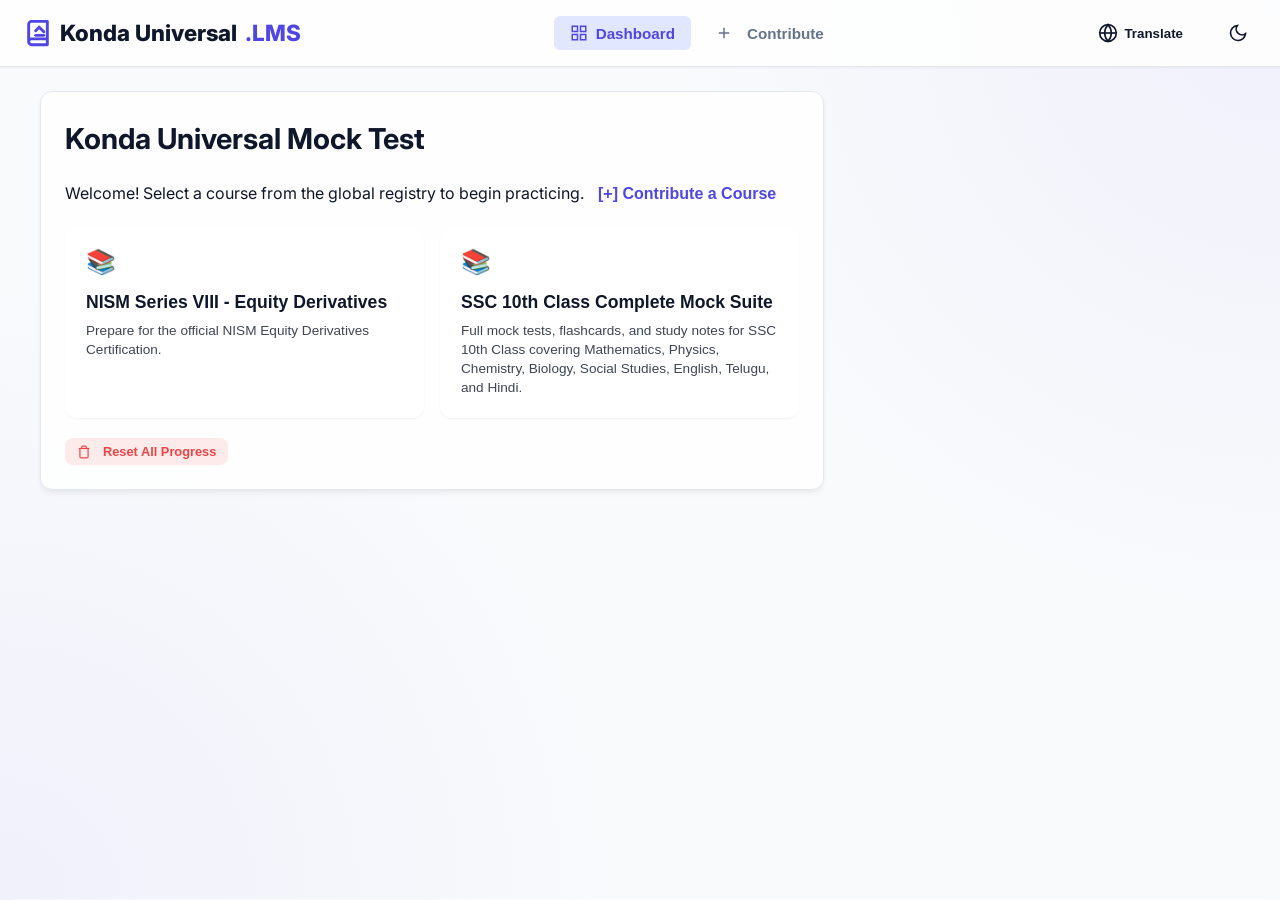
<file: index.html>
<!DOCTYPE html>
<html lang="en">
<head>
<meta charset="UTF-8">
<meta name="viewport" content="width=device-width, initial-scale=1.0">
<title>Konda Universal Mock Test</title>
<link href="https://fonts.googleapis.com/css2?family=Inter:wght@400;600;700;800&display=swap" rel="stylesheet">
<link rel="stylesheet" href="css/style.min.css?v=5">
</head>
<body>

<div class="navbar">
  <a href="#" class="navbar-brand" onclick="switchTab('dashboard')">
    <svg width="28" height="28" viewBox="0 0 24 24" fill="none" stroke="var(--primary)" stroke-width="2.5" stroke-linecap="round" stroke-linejoin="round">
      <path d="M4 19.5v-15A2.5 2.5 0 0 1 6.5 2H20v20H6.5a2.5 2.5 0 0 1 0-5H20"></path>
      <polyline points="10 10 13 7 17 11"></polyline>
      <line x1="10" y1="14" x2="17" y2="14"></line>
    </svg>
    Konda Universal<span>.LMS</span>
  </a>
  
  <div class="tabs-container">
    <button class="tab-btn active" id="tab-dashboard" onclick="switchTab('dashboard')">
      <svg width="18" height="18" viewBox="0 0 24 24" fill="none" stroke="currentColor" stroke-width="2"><rect x="3" y="3" width="7" height="7"></rect><rect x="14" y="3" width="7" height="7"></rect><rect x="14" y="14" width="7" height="7"></rect><rect x="3" y="14" width="7" height="7"></rect></svg>
      Dashboard
    </button>
    <button class="tab-btn" id="tab-simulator" onclick="switchTab('simulator')" style="display:none;">
      <svg width="18" height="18" viewBox="0 0 24 24" fill="none" stroke="currentColor" stroke-width="2"><path d="M22 11.08V12a10 10 0 1 1-5.93-9.14"></path><polyline points="22 4 12 14.01 9 11.01"></polyline></svg>
      Mock Test
    </button>
    <button class="tab-btn" id="tab-notes" onclick="switchTab('notes')" style="display:none;">
      <svg width="18" height="18" viewBox="0 0 24 24" fill="none" stroke="currentColor" stroke-width="2"><path d="M14 2H6a2 2 0 0 0-2 2v16a2 2 0 0 0 2 2h12a2 2 0 0 0 2-2V8z"></path><polyline points="14 2 14 8 20 8"></polyline><line x1="16" y1="13" x2="8" y2="13"></line><line x1="16" y1="17" x2="8" y2="17"></line><polyline points="10 9 9 9 8 9"></polyline></svg>
      Study Notes
    </button>
    <button class="tab-btn" id="tab-flashcards" onclick="switchTab('flashcards')" style="display:none;">
      <svg width="18" height="18" viewBox="0 0 24 24" fill="none" stroke="currentColor" stroke-width="2"><rect x="3" y="3" width="18" height="18" rx="2" ry="2"></rect><line x1="3" y1="9" x2="21" y2="9"></line><line x1="9" y1="21" x2="9" y2="9"></line></svg>
      Flashcards
    </button>
    <button class="tab-btn" id="tab-analytics" onclick="switchTab('analytics')" style="display:none;">
      <svg width="18" height="18" viewBox="0 0 24 24" fill="none" stroke="currentColor" stroke-width="2"><line x1="18" y1="20" x2="18" y2="10"></line><line x1="12" y1="20" x2="12" y2="4"></line><line x1="6" y1="20" x2="6" y2="14"></line></svg>
      Analytics
    </button>
    <button class="tab-btn" id="tab-contribute" onclick="switchTab('contribute')">
      <svg width="18" height="18" viewBox="0 0 24 24" fill="none" stroke="currentColor" stroke-width="2" style="margin-right: 6px;"><path d="M12 5v14M5 12h14"></path></svg>
      Contribute
    </button>
  </div>

  <div class="nav-controls">
    <div class="custom-translate-wrapper">
      <button id="translateBtn" class="nav-btn" onclick="toggleTranslateDropdown()" aria-label="Translate Language">
        <svg width="20" height="20" viewBox="0 0 24 24" fill="none" stroke="currentColor" stroke-width="2" style="margin-right: 6px;"><circle cx="12" cy="12" r="10"></circle><line x1="2" y1="12" x2="22" y2="12"></line><path d="M12 2a15.3 15.3 0 0 1 4 10 15.3 15.3 0 0 1-4 10 15.3 15.3 0 0 1-4-10 15.3 15.3 0 0 1 4-10z"></path></svg>
        <span style="font-weight: 600;">Translate</span>
      </button>
      
      <div id="translateDropdown" class="translate-dropdown">
        <input type="text" id="langSearch" placeholder="Search language..." onkeyup="filterLangs()">
        
        <div class="lang-section-title">Quick Picks</div>
        <div class="quick-langs">
          <div class="lang-opt" onclick="setLang('en')">English (Original)</div>
          <div class="lang-opt" onclick="setLang('te')">Telugu</div>
          <div class="lang-opt" onclick="setLang('hi')">Hindi</div>
          <div class="lang-opt" onclick="setLang('kn')">Kannada</div>
        </div>
        
        <div class="lang-section-title">All Languages</div>
        <div id="allLangsList" class="all-langs-list"></div>
      </div>
    </div>
    <div id="google_translate_element" style="display:none;"></div>
    <button class="theme-toggle" onclick="toggleTheme()" aria-label="Toggle dark mode">
      <svg class="sun-icon" style="display:none;" width="20" height="20" viewBox="0 0 24 24" fill="none" stroke="currentColor" stroke-width="2"><circle cx="12" cy="12" r="5"></circle><line x1="12" y1="1" x2="12" y2="3"></line><line x1="12" y1="21" x2="12" y2="23"></line><line x1="4.22" y1="4.22" x2="5.64" y2="5.64"></line><line x1="18.36" y1="18.36" x2="19.78" y2="19.78"></line><line x1="1" y1="12" x2="3" y2="12"></line><line x1="21" y1="12" x2="23" y2="12"></line><line x1="4.22" y1="19.78" x2="5.64" y2="18.36"></line><line x1="18.36" y1="5.64" x2="19.78" y2="4.22"></line></svg>
      <svg class="moon-icon" width="20" height="20" viewBox="0 0 24 24" fill="none" stroke="currentColor" stroke-width="2"><path d="M21 12.79A9 9 0 1 1 11.21 3 7 7 0 0 0 21 12.79z"></path></svg>
    </button>
  </div>
</div>

<!-- Mobile Bottom Bar -->
<div class="mobile-nav">
  <button class="mobile-tab-btn active" id="m-tab-dashboard" onclick="switchTab('dashboard')">
    <svg width="20" height="20" viewBox="0 0 24 24" fill="none" stroke="currentColor" stroke-width="2"><rect x="3" y="3" width="7" height="7"></rect><rect x="14" y="3" width="7" height="7"></rect><rect x="14" y="14" width="7" height="7"></rect><rect x="3" y="14" width="7" height="7"></rect></svg>
    <span>Home</span>
  </button>
  <button class="mobile-tab-btn" id="m-tab-simulator" onclick="switchTab('simulator')" style="display:none;">
    <svg width="20" height="20" viewBox="0 0 24 24" fill="none" stroke="currentColor" stroke-width="2"><path d="M22 11.08V12a10 10 0 1 1-5.93-9.14"></path><polyline points="22 4 12 14.01 9 11.01"></polyline></svg>
    <span>Sim</span>
  </button>
  <button class="mobile-tab-btn" id="m-tab-notes" onclick="switchTab('notes')" style="display:none;">
    <svg width="20" height="20" viewBox="0 0 24 24" fill="none" stroke="currentColor" stroke-width="2"><path d="M14 2H6a2 2 0 0 0-2 2v16a2 2 0 0 0 2 2h12a2 2 0 0 0 2-2V8z"></path><polyline points="14 2 14 8 20 8"></polyline></svg>
    <span>Notes</span>
  </button>
  <button class="mobile-tab-btn" id="m-tab-flashcards" onclick="switchTab('flashcards')" style="display:none;">
    <svg width="20" height="20" viewBox="0 0 24 24" fill="none" stroke="currentColor" stroke-width="2"><rect x="3" y="3" width="18" height="18" rx="2" ry="2"></rect><line x1="3" y1="9" x2="21" y2="9"></line></svg>
    <span>Cards</span>
  </button>
  <button class="mobile-tab-btn" id="m-tab-analytics" onclick="switchTab('analytics')" style="display:none;">
    <svg width="20" height="20" viewBox="0 0 24 24" fill="none" stroke="currentColor" stroke-width="2"><line x1="18" y1="20" x2="18" y2="10"></line><line x1="12" y1="20" x2="12" y2="4"></line><line x1="6" y1="20" x2="6" y2="14"></line></svg>
    <span>Stats</span>
  </button>
  <button class="mobile-tab-btn" id="m-tab-contribute" onclick="switchTab('contribute')" style="display:flex;">
    <svg width="20" height="20" viewBox="0 0 24 24" fill="none" stroke="currentColor" stroke-width="2"><path d="M12 5v14M5 12h14"></path></svg>
    <span>Add</span>
  </button>
</div>

<div class="container">

  <!-- ================= DASHBOARD TAB ================= -->
  <div class="tab-content active" id="content-dashboard">
    <div class="dashboard-grid">
      <div class="left-col">
        <div class="card welcome-card">
          <h1>Konda Universal Mock Test</h1>
          <p>Welcome! Select a course from the global registry to begin practicing. <button onclick="switchTab('contribute')" style="background:none; border:none; color:var(--primary); font-weight:bold; margin-left:10px; cursor:pointer; font-size:inherit; padding:0;">[+] Contribute a Course</button></p>
          
          <div id="courseSelectionGrid" class="grid-container" style="margin: 20px 0; display: grid; gap: 16px; grid-template-columns: repeat(auto-fill, minmax(280px, 1fr));">
            <!-- Courses populated here -->
          </div>

          <div id="courseStatsStrip" class="stats-strip" style="display:none; transition: all 0.3s ease;">
            <div class="stat-item">
              <div class="stat-val" id="statAttempts">0</div>
              <div class="stat-lbl">Tests Attempted</div>
            </div>
            <div class="stat-item">
              <div class="stat-val" id="statAvgScore">0%</div>
              <div class="stat-lbl">Average Score</div>
            </div>
          </div>
          
          <div id="courseContentArea" style="display:none; margin-top: 24px; animation: fadeIn 0.4s ease-out;">
            <button class="btn btn-secondary" onclick="backToCourses()" style="margin-bottom: 20px; font-weight: bold;">
              <svg width="18" height="18" viewBox="0 0 24 24" fill="none" stroke="currentColor" stroke-width="2" style="vertical-align: middle; margin-right: 5px;"><line x1="19" y1="12" x2="5" y2="12"></line><polyline points="12 19 5 12 12 5"></polyline></svg>
              Back to Courses
            </button>
            <div class="test-section-header">
              <h2>Select a Test</h2>
            </div>
            
            <div class="test-selection-grid" id="testSelectionGrid" style="display: grid; gap: 16px; grid-template-columns: repeat(auto-fill, minmax(140px, 1fr));">
              <!-- Grid populated by JS -->
            </div>
            
            <div style="margin: 24px 0;">
              <label style="font-weight:600; display:block; margin-bottom:8px;">Practice Mode:</label>
              <div style="display: flex; gap: 16px;">
                <label style="display: flex; align-items: center; gap: 8px; cursor: pointer;">
                  <input type="radio" name="testMode" value="practice" checked>
                  <span><strong>Practice Mode</strong> (No timer, view answers instantly)</span>
                </label>
              </div>
              <div style="display: flex; gap: 16px; margin-top: 8px;">
                <label style="display: flex; align-items: center; gap: 8px; cursor: pointer;">
                  <input type="radio" name="testMode" value="exam">
                  <span><strong>Exam Simulator</strong> (2-hour timer, strict submit)</span>
                </label>
              </div>
            </div>
            
            <div class="actions">
              <button class="btn btn-primary" id="startTestBtn" style="width: 100%; justify-content: center; font-size: 1.1rem; padding: 14px 0;" onclick="initiateNewTest()" disabled>Select a Test to Start</button>
            </div>
          </div>
          
          <div style="margin-top: 16px; text-align: right;">
            <button class="btn btn-secondary" onclick="resetAllProgress()" style="font-size: 0.8rem; padding: 6px 12px; background: rgba(239, 68, 68, 0.1); color: #ef4444; border-color: rgba(239, 68, 68, 0.2);">
              <svg width="14" height="14" viewBox="0 0 24 24" fill="none" stroke="currentColor" stroke-width="2" style="margin-right:4px; vertical-align: text-bottom;"><path d="M3 6h18"></path><path d="M19 6v14a2 2 0 0 1-2 2H7a2 2 0 0 1-2-2V6m3 0V4a2 2 0 0 1 2-2h4a2 2 0 0 1 2 2v2"></path></svg>
              Reset All Progress
            </button>
          </div>
          <div id="resumeSection" style="display:none; background: var(--primary-light); border: 1px solid var(--primary); padding: 16px; border-radius: 8px; margin-bottom: 24px; margin-top: 24px;">
             <h4 style="margin: 0 0 8px 0; color: var(--primary);">In-Progress Test Found!</h4>
             <p style="margin: 0 0 16px 0; font-size: 0.9rem;" id="resumeDetails"></p>
             <button class="btn btn-primary" onclick="resumeActiveTest()">Resume Test</button>
          </div>
        </div>
      </div>

      <div class="right-col">
        <div class="card">
          <h3 style="margin-top:0;">Quick Navigation</h3>
          <div style="display: flex; flex-direction: column; gap: 10px;">
            <button class="btn btn-secondary" onclick="switchTab('notes')" style="justify-content: flex-start;">
              <svg width="18" height="18" viewBox="0 0 24 24" fill="none" stroke="currentColor" stroke-width="2" style="margin-right: 8px;"><path d="M4 19.5A2.5 2.5 0 0 1 6.5 17H20"></path><path d="M6.5 2H20v20H6.5A2.5 2.5 0 0 1 4 19.5v-15A2.5 2.5 0 0 1 6.5 2z"></path></svg>
              View Study Notes
            </button>
            <button class="btn btn-secondary" onclick="switchTab('flashcards')" style="justify-content: flex-start;">
              <svg width="18" height="18" viewBox="0 0 24 24" fill="none" stroke="currentColor" stroke-width="2" style="margin-right: 8px;"><rect x="3" y="3" width="18" height="18" rx="2" ry="2"></rect><line x1="9" y1="3" x2="9" y2="21"></line></svg>
              Flashcards Mode
            </button>
            <button class="btn btn-secondary" onclick="switchTab('analytics')" style="justify-content: flex-start;">
              <svg width="18" height="18" viewBox="0 0 24 24" fill="none" stroke="currentColor" stroke-width="2" style="margin-right: 8px;"><line x1="18" y1="20" x2="18" y2="10"></line><line x1="12" y1="20" x2="12" y2="4"></line><line x1="6" y1="20" x2="6" y2="14"></line></svg>
              Performance Report
            </button>
          </div>
        </div>
      </div>
    </div>
  </div>

  <!-- ================= SIMULATOR TAB ================= -->
  <div class="tab-content" id="content-simulator">
    <div class="sim-layout">
      <!-- Active test simulator -->
      <div class="sim-left card" id="simulatorCard" style="display:none;">
        <div class="sim-header">
          <h2 id="activeTestTitle" style="margin:0;">Practice Test 1</h2>
          <div class="time-pill" id="simTimePill">
            <svg width="18" height="18" viewBox="0 0 24 24" fill="none" stroke="currentColor" stroke-width="2"><circle cx="12" cy="12" r="10"></circle><polyline points="12 6 12 12 16 14"></polyline></svg>
            <span id="simTimeDisplay">02:00:00</span>
          </div>
        </div>

        <div class="q-meta">
          <span id="activeQNumber">Question 1/100</span>
          <span>1 Mark</span>
        </div>

        <div class="q-text" id="activeQText"></div>
        <div id="activeOptionsArea"></div>
        <div class="exp-panel" id="activeExpPanel" style="display:none;"></div>

        <div class="controls-bar">
          <div style="display: flex; gap: 8px;">
            <button class="btn btn-secondary" onclick="simPrev()">
              <svg width="18" height="18" viewBox="0 0 24 24" fill="none" stroke="currentColor" stroke-width="2"><line x1="19" y1="12" x2="5" y2="12"></line><polyline points="12 19 5 12 12 5"></polyline></svg>
              Prev
            </button>
            <button class="btn btn-primary" onclick="simNext()">
              Next
              <svg width="18" height="18" viewBox="0 0 24 24" fill="none" stroke="currentColor" stroke-width="2"><line x1="5" y1="12" x2="19" y2="12"></line><polyline points="12 5 19 12 12 19"></polyline></svg>
            </button>
          </div>
          
          <div style="display: flex; align-items: center; gap: 12px;">
            <button class="bookmark-btn" id="activeBookmarkBtn" onclick="toggleBookmarkActiveQuestion()" title="Bookmark Question">
              <svg width="24" height="24" viewBox="0 0 24 24" fill="currentColor" stroke="currentColor" stroke-width="2"><polygon points="12 2 15.09 8.26 22 9.27 17 14.14 18.18 21.02 12 17.77 5.82 21.02 7 14.14 2 9.27 8.91 8.26 12 2"></polygon></svg>
            </button>
            <button class="btn btn-success" onclick="simSubmit(false)" id="simSubmitBtn">Submit Test</button>
          </div>
        </div>
      </div>

      <div class="sim-right card" id="simNavCard" style="display:none;">
        <div class="grid-header">
          <span>Question Grid</span>
          <span id="gridProgress">0/100</span>
        </div>
        <div class="sim-grid" id="activeGridContainer"></div>
        <div class="mobile-drawer-btn" onclick="openDrawer()">View Questions Grid</div>
      </div>

      <!-- No active test placeholder -->
      <div id="noActiveTestCard" class="card" style="width: 100%; text-align: center; padding: 60px 20px;">
        <svg width="64" height="64" viewBox="0 0 24 24" fill="none" stroke="var(--text-muted)" stroke-width="2" style="margin-bottom:20px;"><path d="M18 8A6 6 0 0 0 6 8c0 7-3 9-3 9h18s-3-2-3-9"></path><path d="M13.73 21a2 2 0 0 1-3.46 0"></path></svg>
        <h3>No Test Currently Running</h3>
        <p>Go to the Dashboard tab to configure and start a new mock test simulation.</p>
        <button class="btn btn-primary" onclick="switchTab('dashboard')" style="margin: 20px auto 0 auto;">Go to Dashboard</button>
      </div>
    </div>
  </div>

  <!-- ================= STUDY NOTES TAB ================= -->
  <div class="tab-content" id="content-notes">
    <div class="notes-layout">
      <div class="notes-toc card">
        <h3 style="margin-top:0; border-bottom:1px solid var(--border-color); padding-bottom:8px;">Table of Contents</h3>
        <div id="notesTocContainer"></div>
      </div>
      <div class="notes-reader card">
        <div class="notes-body" id="notesBodyContainer"></div>
      </div>
    </div>
  </div>

  <!-- ================= FLASHCARDS TAB ================= -->
  <div class="tab-content" id="content-flashcards">
    <div class="card" style="text-align: center; max-width: 600px; margin: 0 auto 24px auto;">
      <h2 style="margin-top: 0;">Revision Flashcards</h2>
      <p>Click the card to flip and reveal the answer. Use flashcards for active recall revision.</p>
      
      <div style="margin-top: 16px;">
        <label for="fcDeckSelect" style="font-weight: 600; margin-right: 8px;">Select Deck:</label>
        <select id="fcDeckSelect" onchange="loadFlashcardDeck(this.value)" style="padding: 8px; border-radius: 4px; border: 1px solid var(--border-color); background: var(--bg-color); color: var(--text-color);">
          <option value="all">All Flashcards</option>
          <!-- Additional options will be injected by app.js -->
        </select>
      </div>
    </div>

    <div class="fc-container">
      <div id="fc-instruction" class="sr-only">Press Enter or Space to flip, Left and Right arrows to navigate cards.</div>
      <div class="fc-card" onclick="flipCard(this)" id="flashcardElement" tabindex="0" role="button" aria-describedby="fc-instruction">
        <div class="fc-inner">
          <div class="fc-front">
            <h3 id="fcFrontCategory">Fact #1</h3>
            <p id="fcFrontText">What is Basis?</p>
            <div style="margin-top: 20px; font-size: 0.8rem; color: var(--text-muted); font-weight:600;">TAP TO FLIP</div>
          </div>
          <div class="fc-back">
            <p id="fcBackText">Spot Price minus Futures Price.</p>
            <div style="margin-top: 20px; font-size: 0.8rem; opacity: 0.8; font-weight:600;">TAP TO FLIP</div>
          </div>
        </div>
      </div>

      <div class="fc-controls">
        <button class="btn btn-secondary" onclick="prevCard()">
          <svg width="18" height="18" viewBox="0 0 24 24" fill="none" stroke="currentColor" stroke-width="2"><line x1="19" y1="12" x2="5" y2="12"></line><polyline points="12 19 5 12 12 5"></polyline></svg>
          Previous
        </button>
        <button class="btn btn-secondary" onclick="shuffleCards()">
          <svg width="18" height="18" viewBox="0 0 24 24" fill="none" stroke="currentColor" stroke-width="2"><polyline points="16 3 21 3 21 8"></polyline><line x1="4" y1="20" x2="21" y2="3"></line><polyline points="21 16 21 21 16 21"></polyline><line x1="15" y1="15" x2="21" y2="21"></line><line x1="4" y1="4" x2="9" y2="9"></line></svg>
          Shuffle
        </button>
        <button class="btn btn-primary" onclick="nextCard()">
          Next
          <svg width="18" height="18" viewBox="0 0 24 24" fill="none" stroke="currentColor" stroke-width="2"><line x1="5" y1="12" x2="19" y2="12"></line><polyline points="12 5 19 12 12 19"></polyline></svg>
        </button>
      </div>
      <div style="margin-top: 16px; font-size: 0.9rem; color: var(--text-muted); font-weight:600;" id="fcProgress">Card 1 / 54</div>
    </div>
  </div>

  <!-- ================= ANALYTICS TAB ================= -->
  <div class="tab-content" id="content-analytics">
    <div class="dashboard-grid">
      <div class="left-col">
        <div class="card">
          <h2 style="margin-top: 0;">Performance Over Time</h2>
          <div class="history-list" id="historyListContainer"></div>
        </div>

        <div class="card">
          <h2 style="margin-top: 0;">Bookmarked Questions</h2>
          <div id="bookmarksListContainer"></div>
        </div>
      </div>
      
      <div class="right-col">
        <div class="card">
          <h3 style="margin-top:0;">NISM Syllabus Weightage</h3>
          <div style="font-size: 0.9rem; display: flex; flex-direction: column; gap: 10px;">
            <div>
              <div style="display:flex; justify-content:space-between; margin-bottom: 4px;">
                <span>Options Strategies & Pricing</span>
                <strong>35%</strong>
              </div>
              <div style="height:6px; background:var(--border-color); border-radius:3px;"><div style="width:35%; height:100%; background:var(--primary); border-radius:3px;"></div></div>
            </div>
            <div>
              <div style="display:flex; justify-content:space-between; margin-bottom: 4px;">
                <span>Introduction to Futures & Forwards</span>
                <strong>25%</strong>
              </div>
              <div style="height:6px; background:var(--border-color); border-radius:3px;"><div style="width:25%; height:100%; background:var(--primary); border-radius:3px;"></div></div>
            </div>
            <div>
              <div style="display:flex; justify-content:space-between; margin-bottom: 4px;">
                <span>Clearing, Settlement & Risk Management</span>
                <strong>20%</strong>
              </div>
              <div style="height:6px; background:var(--border-color); border-radius:3px;"><div style="width:20%; height:100%; background:var(--primary); border-radius:3px;"></div></div>
            </div>
            <div>
              <div style="display:flex; justify-content:space-between; margin-bottom: 4px;">
                <span>Legal & Regulatory Framework</span>
                <strong>10%</strong>
              </div>
              <div style="height:6px; background:var(--border-color); border-radius:3px;"><div style="width:10%; height:100%; background:var(--primary); border-radius:3px;"></div></div>
            </div>
            <div>
              <div style="display:flex; justify-content:space-between; margin-bottom: 4px;">
                <span>Basics of Derivatives & Markets</span>
                <strong>10%</strong>
              </div>
              <div style="height:6px; background:var(--border-color); border-radius:3px;"><div style="width:10%; height:100%; background:var(--primary); border-radius:3px;"></div></div>
            </div>
          </div>
        </div>
      </div>
    </div>
  </div>

  <!-- ================= CONTRIBUTE TAB ================= -->
  <!-- ================= CONTRIBUTE TAB ================= -->
  <div class="tab-content" id="content-contribute">
    
    <!-- User Choice Gateway: Developer Flow vs AI Flow -->
    <div id="contribution-gateway" class="card glass-premium" style="text-align: center; padding: 3rem 2rem; margin-bottom: 2rem;">
        <h2 style="color: var(--text-main); margin-bottom: 1rem;">Choose Your Course Creation Path</h2>
        <p style="color: var(--text-muted); margin-bottom: 2rem; max-width: 600px; margin-left: auto; margin-right: auto;">
            Contribute interactive mock tests, certifications, and study notes to the global zero-cost library. Select the method that fits your technical background.
        </p>
        <div style="display: flex; gap: 1.5rem; justify-content: center; flex-wrap: wrap;">
            <button type="button" class="btn btn-secondary" onclick="document.getElementById('standard-uploader-zone').style.display='block'; document.getElementById('ai-wizard-container').style.display='none';">
                🛠️ I Am a Developer (Manual JSON Upload)
            </button>
            <button type="button" class="btn btn-indigo" onclick="document.getElementById('ai-wizard-container').style.display='block'; document.getElementById('standard-uploader-zone').style.display='none';">
                🧠 Not a Developer? Make Your Course with AI
            </button>
        </div>
    </div>

    <!-- Legacy Dropzone Area (Initially hidden or split via gateway toggle) -->
    <div id="standard-uploader-zone" style="display: none; margin-bottom: 2rem;">
      <div class="card">
        <h2 style="margin-top: 0; display: flex; align-items: center; gap: 8px;">
          <svg width="24" height="24" viewBox="0 0 24 24" fill="none" stroke="var(--primary)" stroke-width="2.5"><path d="M12 5v14M5 12h14"></path></svg>
          Contribute a Course Module
        </h2>
        
        <!-- Contribution Guide Panel -->
        <div class="contribution-guide-section" style="margin-bottom: 30px; border-bottom: 1px solid var(--border-color); padding-bottom: 24px;">
          <h3 style="margin-top: 0; color: var(--primary);">Course Data Architecture Blueprint</h3>
          <p style="font-size: 0.9rem; color: var(--text-muted); line-height: 1.5;">
            Create a directory using lowercase alphanumeric characters and hyphens only (e.g., <code>my-custom-course</code>). Inside this directory, place exactly four files matching the blueprints below:
          </p>

          <!-- Blueprints Grid -->
          <div style="display: grid; grid-template-columns: repeat(auto-fit, minmax(280px, 1fr)); gap: 16px; margin-top: 16px;">
            <!-- 1. config.json -->
            <div style="background: var(--bg-color); border: 1px solid var(--border-color); border-radius: 8px; padding: 16px; display: flex; flex-direction: column;">
              <h4 style="margin: 0 0 8px 0; color: var(--text-main);">1. <code>config.json</code> (Identity Metadata)</h4>
              <pre style="margin: 0; background: rgba(0,0,0,0.03); padding: 12px; border-radius: 6px; font-family: monospace; font-size: 0.8rem; overflow-x: auto; color: var(--text-main); flex-grow: 1;">{
  "id": "my-custom-course",
  "title": "Clear Title (e.g., AWS Cloud Practitioner)",
  "description": "A single-sentence course summary.",
  "author": "Your Full Name",
  "version": "1.0.0"
}</pre>
            </div>

            <!-- 2. tests.json -->
            <div style="background: var(--bg-color); border: 1px solid var(--border-color); border-radius: 8px; padding: 16px; display: flex; flex-direction: column;">
              <h4 style="margin: 0 0 8px 0; color: var(--text-main);">2. <code>tests.json</code> (Exam Payload)</h4>
              <p style="margin: 0 0 8px 0; font-size: 0.8rem; color: var(--text-muted);">
                Grading maps to a zero-indexed integer (<code>answer_idx</code>: 0 to 3).
              </p>
              <pre style="margin: 0; background: rgba(0,0,0,0.03); padding: 12px; border-radius: 6px; font-family: monospace; font-size: 0.8rem; overflow-x: auto; color: var(--text-main); flex-grow: 1;">{
  "test_1": [
    {
      "id": "q_unique_prefix_001",
      "question": "Question text without option letters.",
      "options": [
        "Choice 0",
        "Choice 1",
        "Choice 2",
        "Choice 3"
      ],
      "answer_idx": 1,
      "explanation": "Detail why Choice 1 is correct."
    }
  ]
}</pre>
            </div>

            <!-- 3. flashcards.json -->
            <div style="background: var(--bg-color); border: 1px solid var(--border-color); border-radius: 8px; padding: 16px; display: flex; flex-direction: column;">
              <h4 style="margin: 0 0 8px 0; color: var(--text-main);">3. <code>flashcards.json</code> (Active Recall)</h4>
              <pre style="margin: 0; background: rgba(0,0,0,0.03); padding: 12px; border-radius: 6px; font-family: monospace; font-size: 0.8rem; overflow-x: auto; color: var(--text-main); flex-grow: 1;">[
  {
    "id": "fc_unique_prefix_001",
    "front": "Question visible on card front.",
    "back": "Answer revealed when flipped."
  }
]</pre>
            </div>

            <!-- 4. notes.json -->
            <div style="background: var(--bg-color); border: 1px solid var(--border-color); border-radius: 8px; padding: 16px; display: flex; flex-direction: column;">
              <h4 style="margin: 0 0 8px 0; color: var(--text-main);">4. <code>notes.json</code> (Study Material)</h4>
              <pre style="margin: 0; background: rgba(0,0,0,0.03); padding: 12px; border-radius: 6px; font-family: monospace; font-size: 0.8rem; overflow-x: auto; color: var(--text-main); flex-grow: 1;">{
  "chapters": [
    {
      "chapter_idx": 1,
      "title": "Chapter One Title",
      "sections": [
        {
          "heading": "Section Subheading Name",
          "body": "Raw paragraphs of educational text."
        }
      ]
    }
  ]
}</pre>
            </div>
          </div>
        </div>
        
        <!-- 3-Step No-Code Guide -->
        <div class="guide-steps" style="display: grid; grid-template-columns: repeat(auto-fit, minmax(220px, 1fr)); gap: 20px; margin: 24px 0; padding: 16px; background: var(--bg-color); border-radius: 12px; border: 1px solid var(--border-color);">
          <div class="step-card">
            <div class="step-num" style="display:inline-flex; align-items:center; justify-content:center; width:28px; height:28px; border-radius:50%; background:var(--primary); color:#fff; font-weight:bold; margin-bottom:8px;">1</div>
            <h4 style="margin: 4px 0;">Structure JSON Data</h4>
            <p style="font-size: 0.85rem; color: var(--text-muted); margin: 4px 0;">Prepare a folder with <code>config.json</code>, <code>tests.json</code>, <code>flashcards.json</code>, and <code>notes.json</code> under pure-JSON schemas.</p>
          </div>
          <div class="step-card">
            <div class="step-num" style="display:inline-flex; align-items:center; justify-content:center; width:28px; height:28px; border-radius:50%; background:var(--primary); color:#fff; font-weight:bold; margin-bottom:8px;">2</div>
            <h4 style="margin: 4px 0;">Drag & Drop Validation</h4>
            <p style="font-size: 0.85rem; color: var(--text-muted); margin: 4px 0;">Drop your course folder into the dropzone below. Browser JavaScript checks formatting boundaries instantly.</p>
          </div>
          <div class="step-card">
            <div class="step-num" style="display:inline-flex; align-items:center; justify-content:center; width:28px; height:28px; border-radius:50%; background:var(--primary); color:#fff; font-weight:bold; margin-bottom:8px;">3</div>
            <h4 style="margin: 4px 0;">GitHub PR Submission</h4>
            <p style="font-size: 0.85rem; color: var(--text-muted); margin: 4px 0;">Provide your GitHub PAT. The engine automatically calls the GitHub API to fork, branch, and submit a Pull Request.</p>
          </div>
        </div>

        <!-- Component A: Client-Side Content Reference Vector -->
        <div class="card glass-premium" style="margin-bottom: 2rem; border-left: 4px solid var(--indigo-primary); background: var(--bg-color); border-radius: 12px; padding: 20px; border: 1px solid var(--border-color); border-left: 4px solid var(--primary);">
            <h3 style="margin-top: 0;">📚 Need an Architectural Reference?</h3>
            <p style="font-size: 0.9rem; color: var(--text-muted); line-height: 1.5;">If configuring the JSON schema bounds manually is difficult, download our fully structured <strong>SSC 10th Class Mock Suite</strong> sample block. Extract the file, inspect the file mappings, modify the contents, and upload it back.</p>
            <button id="download-sample-btn" class="btn btn-indigo" onclick="downloadSamplePackage()" style="font-weight: 600; display: inline-flex; align-items: center; gap: 8px; background: var(--primary); color: #fff; padding: 10px 16px; border-radius: 8px; border: none; cursor: pointer;" type="button">📥 Download ssc_10th_class_sample.zip</button>
        </div>

        <script>
        async function downloadSamplePackage() {
            const btn = document.getElementById('download-sample-btn');
            const originalText = btn.innerHTML;
            btn.disabled = true;
            btn.innerHTML = '📥 Downloading...';
            try {
                const response = await fetch('content/ssc-10th-class/ssc_10th_class_sample.zip');
                if (!response.ok) {
                    throw new Error(`HTTP error! status: ${response.status}`);
                }
                const blob = await response.blob();
                const dataUrl = URL.createObjectURL(blob);
                
                const downloadAnchor = document.createElement('a');
                downloadAnchor.href = dataUrl;
                downloadAnchor.download = "ssc_10th_class_sample.zip";
                document.body.appendChild(downloadAnchor);
                downloadAnchor.click();
                
                URL.revokeObjectURL(dataUrl);
                downloadAnchor.remove();
            } catch (error) {
                console.error("Critical Network Interception Failure:", error);
                alert("Infrastructure Notification: The sample baseline zip payload is currently being updated or re-indexed. Please retry in 120 seconds.");
            } finally {
                btn.disabled = false;
                btn.innerHTML = originalText;
            }
        }
        </script>

        <!-- Dropzone -->
        <div id="dropzone" class="dropzone" onclick="document.getElementById('fileInput').click()" style="border: 2px dashed var(--border-color); border-radius: 12px; padding: 40px; text-align: center; cursor: pointer; transition: all 0.3s ease; background: var(--bg-color);">
          <svg width="48" height="48" viewBox="0 0 24 24" fill="none" stroke="var(--text-muted)" stroke-width="2" style="margin-bottom: 12px;"><path d="M21 15v4a2 2 0 0 1-2 2H5a2 2 0 0 1-2-2v-4M17 8l-5-5-5 5M12 3v12"></path></svg>
          <p style="font-weight: 600; margin: 0 0 4px 0;">Drag & drop course folder or files here</p>
          <p style="font-size: 0.85rem; color: var(--text-muted); margin: 0;">or click to browse from your computer (select multiple files)</p>
          <input type="file" id="fileInput" multiple accept=".json" style="display: none;" onchange="handleFileSelect(event)">
        </div>

        <!-- Staged Files list -->
        <div id="stagedArea" style="display: none; margin-top: 24px;">
          <h3 style="margin-top: 0;">Staged Files</h3>
          <div id="stagedFilesList" style="max-height: 200px; overflow-y: auto; border: 1px solid var(--border-color); border-radius: 8px; padding: 12px; display: flex; flex-direction: column; gap: 8px; background: var(--bg-color);"></div>
          
          <div style="margin-top: 16px; text-align: right;">
            <button class="btn btn-secondary" onclick="clearStagedFiles()">Clear Files</button>
          </div>
        </div>

        <!-- Validation Status Panel -->
        <div id="validationStatusArea" style="display: none; margin-top: 24px; padding: 16px; border-radius: 12px; border: 1px solid var(--border-color);">
          <h3 style="margin-top: 0; display: flex; align-items: center; gap: 8px;">
            <span id="validationSpinner" style="display: none; width: 18px; height: 18px; border: 2px solid var(--primary-light); border-top-color: var(--primary); border-radius: 50%; animation: spin 1s linear infinite;"></span>
            Validation Status
          </h3>
          <div id="validationLogs" style="font-family: monospace; font-size: 0.9rem; max-height: 200px; overflow-y: auto; display: flex; flex-direction: column; gap: 6px; padding: 8px; background: rgba(0,0,0,0.03); border-radius: 8px;"></div>
        </div>

        <!-- Submit Pull Request Panel -->
        <div id="githubSubmitArea" style="display: none; margin-top: 24px; border-top: 1px solid var(--border-color); padding-top: 24px;">
          <h3 style="margin-top: 0;">Submit to GitHub</h3>
          <p style="font-size: 0.9rem; color: var(--text-muted); margin-bottom: 16px;">
            To open a Pull Request, we need a GitHub Personal Access Token with <code>repo</code> write scopes.
            <a href="https://github.com/settings/tokens/new?scopes=public_repo&description=KUMT%20Course%20Contribution" target="_blank" style="color: var(--primary); font-weight: 600; margin-left: 4px;">Generate Token</a>
          </p>

          <div style="margin-bottom: 20px; max-width: 400px;">
            <label for="githubPatInput" style="font-weight: 600; display: block; margin-bottom: 8px;">GitHub Personal Access Token (PAT):</label>
            <input type="password" id="githubPatInput" placeholder="ghp_xxxxxxxxxxxxxxxxxxxxxxxxxxxxxxxxxxxx" style="width: 100%; padding: 10px; border-radius: 8px; border: 1px solid var(--border-color); background: var(--bg-color); color: var(--text-main); font-family: monospace;">
          </div>

          <!-- Component B: Inline Token Permission Guidance Panel -->
          <div class="token-instructions glass-warning" style="margin-top: 1.5rem; margin-bottom: 1.5rem; padding: 1.25rem; border-radius: 8px; font-size: 0.9rem; border: 1px solid var(--border-color); background: rgba(255, 193, 7, 0.05);">
              <h4 style="color: var(--warning-text); margin-top: 0; margin-bottom: 0.5rem;">🔒 Critical Step: How to Generate Your GitHub Access Token</h4>
              <p style="margin: 0; color: var(--text-muted);">Your token remains volatile in client RAM and is never stored. It is used exclusively to dispatch the Pull Request. Follow these exact parameters:</p>
              <ol style="padding-left: 1.2rem; line-height: 1.6; margin-top: 0.5rem; color: var(--text-muted);">
                  <li>Click the <strong>"Generate Token"</strong> configuration redirect link above.</li>
                  <li>Authenticate your identity context with your personal GitHub account.</li>
                  <li>In the <strong>Note</strong> configuration field, enter: <code>KUMT-Course-Contribution</code>.</li>
                  <li>Set the <strong>Expiration</strong> boundary to <code>7 Days</code> to maintain high security hygiene.</li>
                  <li>Under <strong>Select Scopes</strong>, check the box for <strong><code>public_repo</code></strong> (or <code>repo</code> for private organizational structures). <em>Leave all other checkboxes completely blank.</em></li>
                  <li>Scroll to the absolute lower boundary of the portal and click the green <strong>"Generate token"</strong> action button.</li>
                  <li>Copy the output string token (prefixed with <code>ghp_</code>) and paste it directly into our interface field above.</li>
              </ol>
          </div>

          <button class="btn btn-primary" id="submitPrBtn" onclick="submitContributionPR()" style="display: inline-flex; align-items: center; gap: 8px; font-weight: 600;">
            <svg width="18" height="18" viewBox="0 0 24 24" fill="none" stroke="currentColor" stroke-width="2"><path d="M18 13.5a2.5 2.5 0 1 0 0-5 2.5 2.5 0 0 0 0 5zM6 15.5a2.5 2.5 0 1 0 0-5 2.5 2.5 0 0 0 0 5zM12 12V3"></path><path d="M12 12V3h6v4.5a2.5 2.5 0 0 0-2.5 2.5H12z"></path><path d="M12 21a2.5 2.5 0 1 0 0-5 2.5 2.5 0 0 0 0 5z"></path></svg>
            Submit Pull Request
          </button>
        </div>
      </div>
    </div>

    <!-- Hardened Edge-Native AI Course Compiler Wizard View -->
    <div id="ai-wizard-container" class="card glass-premium" style="display: none; border-top: 4px solid var(--indigo-primary); margin-bottom: 2rem;">
        <h2 style="color: var(--text-main); font-size: 1.6rem; margin-bottom: 0.5rem;">🧠 Intelligent AI Course Compiler Terminal</h2>
        <p style="color: var(--text-muted); font-size: 0.9rem; margin-bottom: 1.5rem;">
            Follow our structural step guide to turn long-form textbook materials into an interactive app module with zero manual coding.
        </p>

        <!-- Restoration Session Alert Panel (Rule A & Rule F) -->
        <div id="ai-restore-panel" style="display: none; margin-bottom: 1.5rem; padding: 12px 16px; border-radius: 8px; border: 1px solid var(--primary); background: rgba(79, 70, 229, 0.05); align-items: center; justify-content: space-between; gap: 1rem; flex-wrap: wrap;">
            <span id="ai-restore-meta" style="font-size: 0.9rem; color: var(--text-main); display: inline-flex; align-items: center; gap: 6px;">
                💾 An active, unsubmitted AI compilation session was detected.
            </span>
            <button id="ai-restore-btn" class="btn btn-indigo" style="padding: 6px 12px; font-size: 0.8rem; font-weight: 600; cursor: pointer;" type="button">Restore Session</button>
        </div>

        <!-- Step-by-Step Explicit Instruction Banner -->
        <div class="glass-warning" style="padding: 1rem; border-radius: 6px; margin-bottom: 1.5rem; font-size: 0.85rem; line-height: 1.5;">
            <strong>📋 How to Compile Your Course Module:</strong>
            <ul style="margin-top: 0.25rem; padding-left: 1.2rem;">
                <li><strong>Step 1:</strong> Paste your personal OpenRouter Token key and select an available free model tier.</li>
                <li><strong>Step 2:</strong> Add any external download resource addresses (Google Drive paths or web links) to embed into the study notes library.</li>
                <li><strong>Step 3:</strong> Paste the text content for your first unit into the box and click <em>"⚡ Compile & Save Current Chapter"</em>.</li>
                <li><strong>Step 4:</strong> To add more course modules, click <em>"➕ Add Another Chapter"</em> to clear the staging textarea and increment the unit index safely.</li>
                <li><strong>Step 5:</strong> When all chapters are successfully cached, click <em>"🔒 Finalize Course Module"</em> to freeze the workspace array, then click <em>"🚀 Dispatch Course Pull Request"</em>.</li>
            </ul>
        </div>

        <!-- Section 1: API Configuration Elements -->
        <div class="form-row" style="display: grid; grid-template-columns: 1fr 1fr; gap: 1rem; margin-bottom: 1.5rem;">
            <div>
                <label class="form-label" style="color: var(--text-main); font-weight: bold; display: block; margin-bottom: 0.5rem;">1. Select Active Intelligence Provider</label>
                <select id="ai-provider-select" class="form-control" style="width: 100%;" onchange="toggleProviderContextLayout();">
                    <option value="openrouter">OpenRouter API Gateway (Zero-Cost Focus Options)</option>
                    <option value="nvidia">Nvidia NIM API Mesh (High-Throughput Performance)</option>
                </select>
            </div>
            <div>
                <label id="api-key-label" class="form-label" style="color: var(--text-main); font-weight: bold; display: block; margin-bottom: 0.5rem;">2. Input Provider Credential Token</label>
                <input type="password" id="ai-api-key" class="form-control" placeholder="sk-or-v1-..." style="width: 100%;" />
            </div>
        </div>

        <div class="form-row" style="margin-bottom: 1.5rem;">
            <label class="form-label" style="color: var(--text-main); font-weight: bold; display: block; margin-bottom: 0.5rem;">3. Select Target Model Architecture</label>
            <select id="ai-model-select" class="form-control" style="width: 100%;"></select>
        </div>





        <!-- Section 2: Federated Multi-Link Resource Matrix -->
        <div style="margin-bottom: 1.5rem; background: rgba(255,255,255,0.02); padding: 1.25rem; border-radius: 6px; border: 1px solid rgba(255,255,255,0.05);">
            <label class="form-label" style="color: var(--text-main); font-weight: bold; display: block; margin-bottom: 0.25rem;">3. Decentralized Course Library Setup (Optional)</label>
            <p style="color: var(--text-muted); font-size: 0.8rem; margin-bottom: 1rem;">Add downloadable reference materials (Google Drive PDFs, textbook links, or reference workbooks).</p>
            
            <div id="ai-dynamic-link-container" style="display: grid; gap: 0.75rem; margin-bottom: 1rem;">
                <div class="link-entry-node" style="display: grid; grid-template-columns: 1fr 2fr; gap: 0.5rem;">
                    <input type="text" class="form-control link-label-input" placeholder="Resource Title (e.g. SSC Math Textbook)" />
                    <input type="url" class="form-control link-url-input" placeholder="https://drive.google.com/file/d/..." />
                </div>
            </div>
            <button type="button" class="btn btn-secondary" style="padding: 0.4rem 0.8rem; font-size: 0.8rem;" onclick="addNewResourceLinkRow();">
                ➕ Add Another Resource Link
            </button>
        </div>

        <!-- Section 3: Extraction Workspace -->
        <div style="margin-bottom: 1.5rem;">
            <label id="chapter-input-label" class="form-label" style="color: var(--text-main); font-weight: bold; display: block; margin-bottom: 0.5rem;">4. Course Source Material Intake (Upload PDF / TXT / MD File or Paste Text)</label>

            <!-- Hardened Intake Ingestion Layer Container (V8 PDF Engine Upgrade) -->
            <div id="ai-file-dropzone" style="border: 2px dashed var(--indigo-primary); border-radius: 8px; padding: 2rem; text-align: center; background: rgba(255,255,255,0.01); cursor: pointer; transition: all 0.2s ease;">
                <span style="color: var(--text-main); display: block; margin-bottom: 0.5rem;">📁 Drag &amp; Drop Document Files Here or Click to Browse</span>
                <span style="color: var(--text-muted); font-size: 0.8rem; display: block;">Supports PDF, TXT, and MD documents (Absolute Maximum Size: 5MB)</span>
                <input type="file" id="ai-file-picker" accept=".txt,.md,.pdf" style="display: none;" />
            </div>

            <!-- Hidden textarea framework displaying clean text conversion results to the creator -->
            <textarea id="ai-chunk-input" class="form-control" rows="8" style="width: 100%; font-family: monospace; font-size: 0.85rem; margin-top: 1rem; display: none; resize: vertical;" placeholder="Extracted structural document text appears here..."></textarea>
        </div>

        <!-- Hardened Code Manifest Inspector Panel (V20 Core Upgrade) -->
        <div id="ai-inspection-wrapper" style="margin-top: 1.5rem; margin-bottom: 1.5rem; display: none;">
            <div style="background: rgba(0,0,0,0.2); border: 1px solid var(--primary); border-radius: 8px; padding: 1.5rem;">
                <div style="display: flex; justify-content: space-between; align-items: center; margin-bottom: 1rem; flex-wrap: wrap; gap: 0.5rem;">
                    <h4 style="margin: 0; color: var(--text-main); font-size: 1.1rem; font-weight: bold;">📦 Compiled Course File Inspector (Pre-Flight Manifest)</h4>
                    <div>
                        <button id="ai-download-json-btn" class="btn btn-secondary" style="padding: 0.4rem 1rem; font-size: 0.85rem; margin-right: 0.5rem;" type="button">💾 Download Module Backup (.json)</button>
                        <button id="ai-toggle-inspector-btn" class="btn btn-secondary" style="padding: 0.4rem 1rem; font-size: 0.85rem;" type="button" onclick="toggleInspectorView();">👁️ Collapse View</button>
                    </div>
                </div>
                <p style="color: var(--text-muted); font-size: 0.85rem; margin-bottom: 1rem;">Review the absolute structural data architecture of your generated app files below before triggering transmission dispatches.</p>
                <pre id="ai-json-inspector-pre" style="background: rgba(0,0,0,0.4); border-radius: 6px; padding: 1rem; max-height: 350px; overflow-y: auto; font-family: monospace; font-size: 0.8rem; color: #a6e22e; border: 1px solid rgba(255,255,255,0.05); white-space: pre-wrap; word-break: break-all;"></pre>
            </div>
        </div>

        <!-- Section 4: Process Step Actions -->
        <div style="display: flex; gap: 1rem; align-items: center; flex-wrap: wrap; margin-bottom: 1.5rem;">
            <button id="ai-transmute-btn" class="btn btn-indigo" type="button">⚡ Compile & Save Current Chapter</button>
            <button id="ai-next-chapter-btn" class="btn btn-secondary" type="button" style="display: none;">➕ Add Another Chapter</button>
            <button id="ai-freeze-module-btn" class="btn btn-warning" type="button" style="display: none;">🔒 Finalize Course Module</button>
            <button id="ai-finalize-pr-btn" class="btn btn-success" type="button" style="display: none;">🚀 Dispatch Course Pull Request</button>
        </div>

        <!-- Real-Time Logging Engine Console View -->
        <div id="ai-terminal-console" style="background: rgba(0,0,0,0.5); border-radius: 6px; padding: 1rem; font-family: monospace; font-size: 0.8rem; color: #a3e635; height: 160px; overflow-y: auto; border: 1px solid rgba(255,255,255,0.1); line-height: 1.4;">
            [SYSTEM READY]: Awaiting API key validation and textbook chunk serialization...
        </div>
    </div>
  </div>

  <script>
  // Inline layout helper to append dynamic resource fields cleanly
  function addNewResourceLinkRow() {
      const container = document.getElementById('ai-dynamic-link-container');
      const newRow = document.createElement('div');
      newRow.className = 'link-entry-node';
      newRow.style.cssText = 'display: grid; grid-template-columns: 1fr 2fr; gap: 0.5rem;';
      newRow.innerHTML = `
          <input type="text" class="form-control link-label-input" placeholder="Resource Title Name" />
          <input type="url" class="form-control link-url-input" placeholder="https://..." />
      `;
      container.appendChild(newRow);
  }
  </script>
  </div>

</div>

<!-- Drawer for Mobile Nav Grid -->
<div class="drawer-overlay" id="drawerOverlay" onclick="closeDrawer()"></div>
<div class="drawer" id="mobileDrawer">
  <div class="grid-header">
    <span>Questions Grid</span>
    <span onclick="closeDrawer()" style="cursor:pointer; padding: 4px;">✕</span>
  </div>
  <div class="sim-grid" id="mobileGridContainer"></div>
</div>

<!-- Score metrics dialog -->
<div class="results-overlay" id="resultsOverlay">
  <div class="results-box">
    <h2 id="scoreHeader">Test Results</h2>
    
    <div class="results-grid metrics-grid">
        <div class="metric-card">
            <div class="metric-val color-correct" id="valCorrect">0</div>
            <div class="metric-lbl">Correct Answers</div>
        </div>
        <div class="metric-card">
            <div class="metric-val color-wrong" id="valWrong">0</div>
            <div class="metric-lbl">Mistakes (Wrong)</div>
        </div>
        <div class="metric-card">
            <div class="metric-val color-unanswered" id="valUnanswered">0</div>
            <div class="metric-lbl">Not Answered</div>
        </div>
    </div>
    
    <p class="notranslate">Review the correct answers and detailed explanations for all questions in Simulator mode.</p>
    <p class="translate-box" translate="yes">Review the correct answers and detailed explanations for all questions in Simulator mode.</p>
    <button class="btn btn-primary" onclick="closeResults()" style="width: 100%; justify-content: center;">Review Answers</button>
  </div>
</div>

<script type="text/javascript">
function googleTranslateElementInit() {
  new google.translate.TranslateElement({pageLanguage: 'en'}, 'google_translate_element');
}
</script>
<script type="text/javascript" src="https://translate.google.com/translate_a/element.js?cb=googleTranslateElementInit"></script>

<script src="js/marked.min.js"></script>
<script src="js/app.js"></script>
</body>
</html>
</file>
<file: css/style.min.css>
:root{--bg-color:#f8fafc;--card-bg:rgba(255,255,255,0.85);--card-border:rgba(255,255,255,0.5);--text-main:#0f172a;--text-muted:#64748b;--border-color:#e2e8f0;--primary:#4f46e5;--primary-hover:#4338ca;--primary-light:#e0e7ff;--success:#10b981;--success-light:#ecfdf5;--danger:#ef4444;--danger-light:#fef2f2;--warning:#f59e0b;--warning-light:#fffbeb;--option-selected-bg:#e0e7ff;--option-selected-border:#4f46e5;--nav-active:#4f46e5;--shadow-sm:0 1px 2px 0 rgba(0,0,0,0.05);--shadow-md:0 4px 6px -1px rgba(0,0,0,0.05),0 2px 4px -1px rgba(0,0,0,0.03);--shadow-lg:0 10px 15px -3px rgba(0,0,0,0.08),0 4px 6px -2px rgba(0,0,0,0.04);--glass-blur:blur(12px);}[data-theme="dark"]{--bg-color:#0f172a;--card-bg:rgba(30,41,59,0.85);--card-border:rgba(255,255,255,0.05);--text-main:#f8fafc;--text-muted:#94a3b8;--border-color:#334155;--primary:#6366f1;--primary-light:#3730a3;--success-light:#064e3b;--danger-light:#7f1d1d;--warning-light:#78350f;--option-selected-bg:#312e81;--option-selected-border:#6366f1;--shadow-sm:0 1px 2px 0 rgba(0,0,0,0.3);--shadow-md:0 4px 6px -1px rgba(0,0,0,0.4),0 2px 4px -1px rgba(0,0,0,0.2);--shadow-lg:0 10px 15px -3px rgba(0,0,0,0.5),0 4px 6px -2px rgba(0,0,0,0.3);}body{font-family:'Inter',system-ui,-apple-system,BlinkMacSystemFont,"Segoe UI",Roboto,sans-serif;background-color:var(--bg-color);background-image:radial-gradient(circle at top right,rgba(79,70,229,0.05),transparent 40%),radial-gradient(circle at bottom left,rgba(79,70,229,0.05),transparent 40%);background-attachment:fixed;color:var(--text-main);margin:0;padding:0;line-height:1.6;transition:background-color 0.4s ease,color 0.4s ease;padding-bottom:70px;}@media (min-width:768px){body{padding-bottom:0;}}.navbar{background:var(--card-bg);padding:15px 24px;box-shadow:var(--shadow-sm);display:flex;align-items:center;justify-content:space-between;position:sticky;top:0;z-index:100;border-bottom:1px solid var(--border-color);}.navbar-brand{font-size:1.4rem;font-weight:800;color:var(--text-main);display:flex;align-items:center;gap:8px;text-decoration:none;}.navbar-brand span{color:var(--primary);}.nav-controls{display:flex;align-items:center;gap:16px;}.tabs-container{display:none;gap:8px;}@media (min-width:768px){.tabs-container{display:flex;}}.tab-btn{background:transparent;border:none;color:var(--text-muted);padding:8px 16px;border-radius:6px;cursor:pointer;font-weight:600;font-size:0.95rem;display:flex;align-items:center;gap:8px;transition:all 0.2s;}.tab-btn:hover{background:var(--border-color);color:var(--text-main);}.tab-btn.active{background:var(--primary-light);color:var(--primary);}.mobile-nav{position:fixed;bottom:0;left:0;right:0;background:var(--card-bg);display:flex;justify-content:space-around;padding:8px 0;box-shadow:0 -2px 10px rgba(0,0,0,0.05);border-top:1px solid var(--border-color);z-index:100;}@media (min-width:768px){.mobile-nav{display:none;}}.mobile-tab-btn{background:transparent;border:none;color:var(--text-muted);display:flex;flex-direction:column;align-items:center;font-size:0.75rem;font-weight:600;gap:4px;cursor:pointer;width:20%;}.mobile-tab-btn.active{color:var(--primary);}.container{max-width:1200px;margin:24px auto;padding:0 16px;}.card{background:var(--card-bg);padding:24px;border-radius:12px;box-shadow:var(--shadow-md);border:1px solid var(--border-color);margin-bottom:24px;}.tab-content{display:none;}.tab-content.active{display:block;}.dashboard-grid{display:grid;grid-template-columns:1fr;gap:24px;}@media (min-width:768px){.dashboard-grid{grid-template-columns:2fr 1fr;}}.welcome-card h1{margin-top:0;font-size:1.8rem;}.stats-strip{display:grid;grid-template-columns:repeat(2,1fr);gap:16px;margin:20px 0;}.stat-item{background:var(--bg-color);padding:16px;border-radius:8px;border:1px solid var(--border-color);text-align:center;}.stat-val{font-size:1.8rem;font-weight:700;color:var(--primary);}.stat-lbl{font-size:0.85rem;color:var(--text-muted);font-weight:600;}.grid-container,.test-selection-grid{display:grid;gap:16px;}.test-btn,.test-thumb-btn{background:var(--card-bg);border:1px solid var(--card-border);border-radius:12px;padding:20px;text-align:left;cursor:pointer;transition:all 0.3s cubic-bezier(0.4,0,0.2,1);display:flex;flex-direction:column;align-items:flex-start;gap:8px;box-shadow:var(--shadow-sm);backdrop-filter:var(--glass-blur);-webkit-backdrop-filter:var(--glass-blur);color:var(--text-main);}.test-btn:hover,.test-thumb-btn:hover{border-color:var(--primary);box-shadow:var(--shadow-md);transform:translateY(-2px);}.test-btn.completed{border-left:4px solid var(--success);}.test-btn.in-progress{border-left:4px solid var(--warning);}.test-btn.selected{background:var(--option-selected-bg);border-color:var(--option-selected-border);box-shadow:0 0 0 2px var(--primary-light);}.test-thumb-btn .thumb-title{font-weight:700;font-size:0.95rem;}.test-thumb-btn .thumb-status{font-size:0.75rem;font-weight:600;}.test-thumb-btn.status-completed .thumb-status{color:var(--success);}.test-thumb-btn.status-progress .thumb-status{color:var(--warning);}.test-thumb-btn.status-unattempted .thumb-status{color:var(--text-muted);}.sim-layout{display:flex;flex-direction:column;gap:24px;}@media (min-width:992px){.sim-layout{flex-direction:row;}.sim-left{flex:3;}.sim-right{flex:1;min-width:300px;}}.sim-header{display:flex;justify-content:space-between;align-items:center;flex-wrap:wrap;gap:12px;margin-bottom:20px;}.time-pill{background:var(--primary-light);color:var(--primary);padding:8px 16px;border-radius:30px;font-weight:700;font-size:1.05rem;display:flex;align-items:center;gap:8px;}.time-pill.urgent{background:var(--danger-light);color:var(--danger);animation:pulse 1s infinite alternate;}@keyframes pulse{from{transform:scale(1);}to{transform:scale(1.05);}}.q-meta{display:flex;justify-content:space-between;color:var(--text-muted);font-weight:600;font-size:0.9rem;margin-bottom:12px;}.q-text{font-size:1.2rem;font-weight:600;margin-bottom:24px;}.option{display:flex;align-items:center;padding:16px;border:1px solid var(--border-color);border-radius:10px;margin-bottom:12px;cursor:pointer;background:var(--card-bg);transition:all 0.2s;}.option:hover{background:var(--option-hover,#f8fafc);}.option.selected{border-color:var(--option-selected-border);background:var(--option-selected-bg);}.option.correct{border-color:var(--success);background:var(--success-light);}.option.wrong{border-color:var(--danger);background:var(--danger-light);}.opt-badge{width:32px;height:32px;background:var(--border-color);color:var(--text-muted);display:flex;align-items:center;justify-content:center;border-radius:50%;font-weight:700;margin-right:16px;flex-shrink:0;}.option.selected .opt-badge{background:var(--primary);color:#fff;}.option.correct .opt-badge{background:var(--success);color:#fff;}.option.wrong .opt-badge{background:var(--danger);color:#fff;}.controls-bar{display:flex;justify-content:space-between;align-items:center;margin-top:30px;gap:12px;}button.btn{padding:12px 24px;border:none;border-radius:8px;font-weight:700;cursor:pointer;display:flex;align-items:center;gap:8px;font-size:0.95rem;transition:background 0.2s;}.btn-primary{background:var(--primary);color:#fff;}.btn-primary:hover{background:var(--primary-hover);}.btn-secondary{background:var(--border-color);color:var(--text-main);}.btn-secondary:hover{background:var(--text-muted);color:#fff;}.btn-success{background:var(--success);color:#fff;}.btn-success:hover{background:#059669;}.bookmark-btn{background:transparent;border:none;cursor:pointer;color:var(--text-muted);display:flex;align-items:center;justify-content:center;padding:8px;border-radius:50%;transition:background 0.2s,color 0.2s;}.bookmark-btn:hover{background:var(--border-color);}.bookmark-btn.active{color:#f59e0b;}.grid-header{font-weight:700;margin-bottom:12px;display:flex;justify-content:space-between;align-items:center;}.sim-grid{display:grid;grid-template-columns:repeat(5,1fr);gap:8px;max-height:380px;overflow-y:auto;padding-right:4px;}.grid-btn{padding:10px 0;border:1px solid var(--border-color);background:var(--card-bg);color:var(--text-main);border-radius:6px;font-weight:600;cursor:pointer;font-size:0.9rem;transition:all 0.2s;}.grid-btn.answered{background:var(--primary-light);color:var(--primary);border-color:var(--primary);}.grid-btn.correct{background:var(--success);color:#fff;border-color:var(--success);}.grid-btn.wrong{background:var(--danger);color:#fff;border-color:var(--danger);}.grid-btn.unattempted{opacity:0.6;}.grid-btn.active{box-shadow:0 0 0 3px var(--primary);}.mobile-drawer-btn{display:block;width:100%;margin-top:16px;text-align:center;background:var(--border-color);padding:10px;border-radius:8px;font-weight:600;cursor:pointer;}@media (min-width:992px){.mobile-drawer-btn{display:none;}}.drawer-overlay{display:none;position:fixed;top:0;left:0;right:0;bottom:0;background:rgba(0,0,0,0.5);z-index:200;}.drawer{position:fixed;bottom:0;left:0;right:0;background:var(--card-bg);border-radius:16px 16px 0 0;padding:24px;max-height:70vh;overflow-y:auto;z-index:201;transform:translateY(100%);transition:transform 0.3s ease-out;}.drawer.open{transform:translateY(0);}.exp-panel{margin-top:24px;background:var(--warning-light);border-left:4px solid var(--warning);padding:16px;border-radius:0 8px 8px 0;}.exp-panel h4{margin:0 0 8px 0;color:var(--warning);}.notes-layout{display:flex;flex-direction:column;gap:24px;}@media (min-width:768px){.notes-layout{flex-direction:row;}.notes-toc{flex:1;min-width:250px;position:sticky;top:100px;height:fit-content;}.notes-reader{flex:3;}}.toc-item{padding:10px 12px;border-radius:6px;cursor:pointer;font-weight:600;font-size:0.9rem;color:var(--text-muted);transition:all 0.2s;}.toc-item:hover{background:var(--bg-color);color:var(--text-main);}.toc-item.active{background:var(--primary-light);color:var(--primary);}.notes-body h1{font-size:1.8rem;margin-top:0;border-bottom:2px solid var(--border-color);padding-bottom:8px;}.notes-body h2{font-size:1.4rem;margin-top:24px;color:var(--primary);}.notes-body h3{font-size:1.15rem;margin-top:18px;}.notes-body table{width:100%;border-collapse:collapse;margin:16px 0;font-size:0.9rem;}.notes-body th,.notes-body td{border:1px solid var(--border-color);padding:10px 12px;text-align:left;}.notes-body th{background:var(--bg-color);font-weight:700;}.notes-body tr:nth-child(even){background:var(--bg-color);}.fc-container{max-width:500px;margin:40px auto;text-align:center;}.fc-card{min-height:280px;height:auto;display:grid;perspective:1000px;cursor:pointer;margin-bottom:24px;}.fc-inner{display:grid;grid-template-columns:100%;grid-template-rows:100%;width:100%;text-align:center;transition:transform 0.6s;transform-style:preserve-3d;box-shadow:var(--shadow-lg);border-radius:16px;border:1px solid var(--border-color);}.fc-card.flipped .fc-inner{transform:rotateY(180deg);}.fc-front,.fc-back{grid-area:1 / 1 / 2 / 2;width:100%;backface-visibility:hidden;display:flex;flex-direction:column;align-items:center;justify-content:center;padding:24px;box-sizing:border-box;border-radius:16px;background:var(--card-bg);}.fc-front{color:var(--text-main);}.fc-back{color:var(--text-main);transform:rotateY(180deg);background:var(--primary-light);border:2px solid var(--primary);}.fc-front h3{color:var(--primary);margin-bottom:12px;font-size:0.9rem;text-transform:uppercase;letter-spacing:1px;}.fc-front p{font-size:1.3rem;font-weight:600;}.fc-back p{font-size:1.15rem;font-weight:500;line-height:1.6;}.fc-controls{display:flex;justify-content:center;gap:16px;align-items:center;}.history-list{margin-top:20px;}.history-item{display:flex;justify-content:space-between;align-items:center;padding:14px 18px;border-bottom:1px solid var(--border-color);}.history-item:last-child{border-bottom:none;}.history-info h4{margin:0 0 4px 0;}.history-info span{font-size:0.8rem;color:var(--text-muted);}.history-score{font-size:1.15rem;font-weight:700;}.empty-state{text-align:center;color:var(--text-muted);padding:40px;}.theme-toggle{background:transparent;border:none;cursor:pointer;color:var(--text-main);display:flex;align-items:center;justify-content:center;padding:8px;border-radius:50%;transition:background 0.2s;}.theme-toggle:hover{background:var(--border-color);}.results-overlay{display:none;position:fixed;top:0;left:0;right:0;bottom:0;background:rgba(15,23,42,0.8);backdrop-filter:blur(4px);z-index:1000;align-items:center;justify-content:center;padding:16px;}.results-box{background:var(--card-bg);color:var(--text-main);padding:32px;border-radius:16px;max-width:500px;width:100%;box-shadow:var(--shadow-lg);text-align:center;border:1px solid var(--border-color);}.metrics-grid{display:grid;grid-template-columns:repeat(3,1fr);gap:16px;margin:24px 0;}.metric-card{background:var(--bg-color);padding:16px 8px;border-radius:10px;border:1px solid var(--border-color);}.metric-val{font-size:1.8rem;font-weight:700;}.metric-lbl{font-size:0.75rem;color:var(--text-muted);font-weight:700;text-transform:uppercase;}.color-correct{color:var(--success);}.color-wrong{color:var(--danger);}.color-unanswered{color:var(--text-muted);}.notes-body{line-height:1.7;font-size:1.05rem;color:var(--text-main);}.notes-body h1,.notes-body h2,.notes-body h3{color:var(--primary);margin-top:1.5rem;margin-bottom:1rem;}.notes-body p{margin-bottom:1.2rem;}.notes-body ul,.notes-body ol{margin-bottom:1.5rem;padding-left:1.5rem;}.notes-body li{margin-bottom:0.5rem;}.notes-body table{width:100%;border-collapse:collapse;margin:1.5rem 0;background:var(--card-bg);box-shadow:0 1px 3px rgba(0,0,0,0.1);border-radius:8px;overflow:hidden;}.notes-body th,.notes-body td{padding:12px 16px;border-bottom:1px solid var(--border-color);text-align:left;}.notes-body th{background:var(--primary);color:#fff;font-weight:600;}.notes-body tr:last-child td{border-bottom:none;}.notes-body tr:nth-child(even){background:rgba(0,0,0,0.02);}[data-theme='dark'] .notes-body tr:nth-child(even){background:rgba(255,255,255,0.02);}.translate-widget{margin-right:15px;}.goog-te-gadget-simple{background-color:var(--card-bg) !important;border:1px solid var(--border-color) !important;border-radius:6px !important;padding:6px 10px !important;font-size:0.9rem !important;color:var(--text-main) !important;cursor:pointer;}.goog-te-menu-value{color:var(--primary) !important;font-weight:600;}.goog-te-banner-frame.skiptranslate,.goog-te-banner-frame,iframe.goog-te-banner-frame{display:none !important;}body{top:0 !important;}.translate-box{margin-top:10px;padding-left:12px;border-left:3px solid var(--primary);color:var(--text-main);font-style:italic;opacity:0.9;}.opt-text-container{display:flex;flex-direction:column;}.option{align-items:flex-start !important;}.opt-badge{margin-top:2px;}.notes-wrapper{display:flex;gap:24px;margin-top:20px;}.notes-half{flex:1;min-width:0;}@media (max-width:768px){.notes-wrapper{flex-direction:column;}.notes-half:last-child{border-top:1px dashed var(--border-color);padding-top:20px;}}.custom-translate-wrapper{position:relative;margin-right:15px;}.nav-btn{background:transparent;border:none;color:var(--text-main);cursor:pointer;display:flex;align-items:center;justify-content:center;padding:6px;border-radius:6px;transition:background 0.2s;}.nav-btn:hover{background:var(--card-bg);}.translate-dropdown{display:none;position:absolute;top:40px;right:0;width:250px;background:var(--bg-main);border:1px solid var(--border-color);border-radius:8px;box-shadow:0 4px 12px rgba(0,0,0,0.15);z-index:1000;padding:10px;max-height:400px;overflow-y:auto;}.translate-dropdown.show{display:block;}#langSearch{width:100%;padding:8px;border:1px solid var(--border-color);border-radius:4px;background:var(--card-bg);color:var(--text-main);margin-bottom:10px;outline:none;}.lang-section-title{font-size:0.8rem;color:var(--text-muted);text-transform:uppercase;margin:10px 0 5px 0;letter-spacing:0.5px;}.lang-opt{padding:8px;cursor:pointer;border-radius:4px;font-size:0.95rem;color:var(--text-main);}.lang-opt:hover{background:var(--primary-light);color:var(--primary);}.all-langs-list{margin-top:5px;}.translate-box{position:absolute !important;left:-9999px !important;visibility:hidden !important;height:0 !important;margin:0 !important;padding:0 !important;border:none !important;}.notes-half:nth-child(2){position:absolute !important;left:-9999px !important;visibility:hidden !important;}.notes-wrapper{display:block !important;}body.translation-active .translate-box{position:relative !important;left:0 !important;visibility:visible !important;height:auto !important;margin-top:10px !important;padding-left:12px !important;border-left:3px solid var(--primary) !important;color:var(--text-main) !important;font-style:italic !important;opacity:0.9 !important;}body.translation-active .notes-half:nth-child(2){position:relative !important;left:0 !important;visibility:visible !important;}body.translation-active .notes-wrapper{display:flex !important;gap:24px !important;margin-top:20px !important;}@media (max-width:768px){body.translation-active .notes-wrapper{flex-direction:column !important;}}@keyframes fadeIn{from{opacity:0;transform:translateY(10px);}to{opacity:1;transform:translateY(0);}}.dropzone.dragover{border-color:var(--primary) !important;background:var(--primary-light) !important;box-shadow:var(--shadow-md);}.step-card{display:flex;flex-direction:column;align-items:flex-start;}@keyframes spin{0%{transform:rotate(0deg);}100%{transform:rotate(360deg);}}.staged-file-item{display:flex;justify-content:space-between;align-items:center;padding:8px 12px;background:var(--card-bg);border:1px solid var(--border-color);border-radius:6px;font-size:0.85rem;}.staged-file-item .file-status{font-weight:600;font-size:0.75rem;padding:2px 6px;border-radius:4px;}.staged-file-item .file-status.pending{background:var(--warning-light);color:#f59e0b;}.staged-file-item .file-status.valid{background:var(--success-light);color:var(--success);}.staged-file-item .file-status.invalid{background:var(--danger-light);color:var(--danger);}@media (min-width:768px){.dashboard-grid.inside-course{grid-template-columns:1fr 300px !important;}}.shimmer-card{position:relative;overflow:hidden;background:var(--card-bg) !important;border:1px solid var(--card-border) !important;backdrop-filter:var(--glass-blur);-webkit-backdrop-filter:var(--glass-blur);}.shimmer-card .shimmer-title::after,.shimmer-card .shimmer-body::after{content:"";position:absolute;top:0;right:0;bottom:0;left:0;transform:translateX(-100%);background-image:linear-gradient( 90deg,rgba(255,255,255,0) 0%,rgba(255,255,255,0.2) 20%,rgba(255,255,255,0.5) 60%,rgba(255,255,255,0) 100% );animation:shimmer 1.5s infinite;}@keyframes shimmer{100%{transform:translateX(100%);}}.sr-only{position:absolute;width:1px;height:1px;padding:0;margin:-1px;overflow:hidden;clip:rect(0,0,0,0);white-space:nowrap;border:0}
.fc-card:focus-visible{outline:2px solid var(--primary);outline-offset:4px}
</file>
